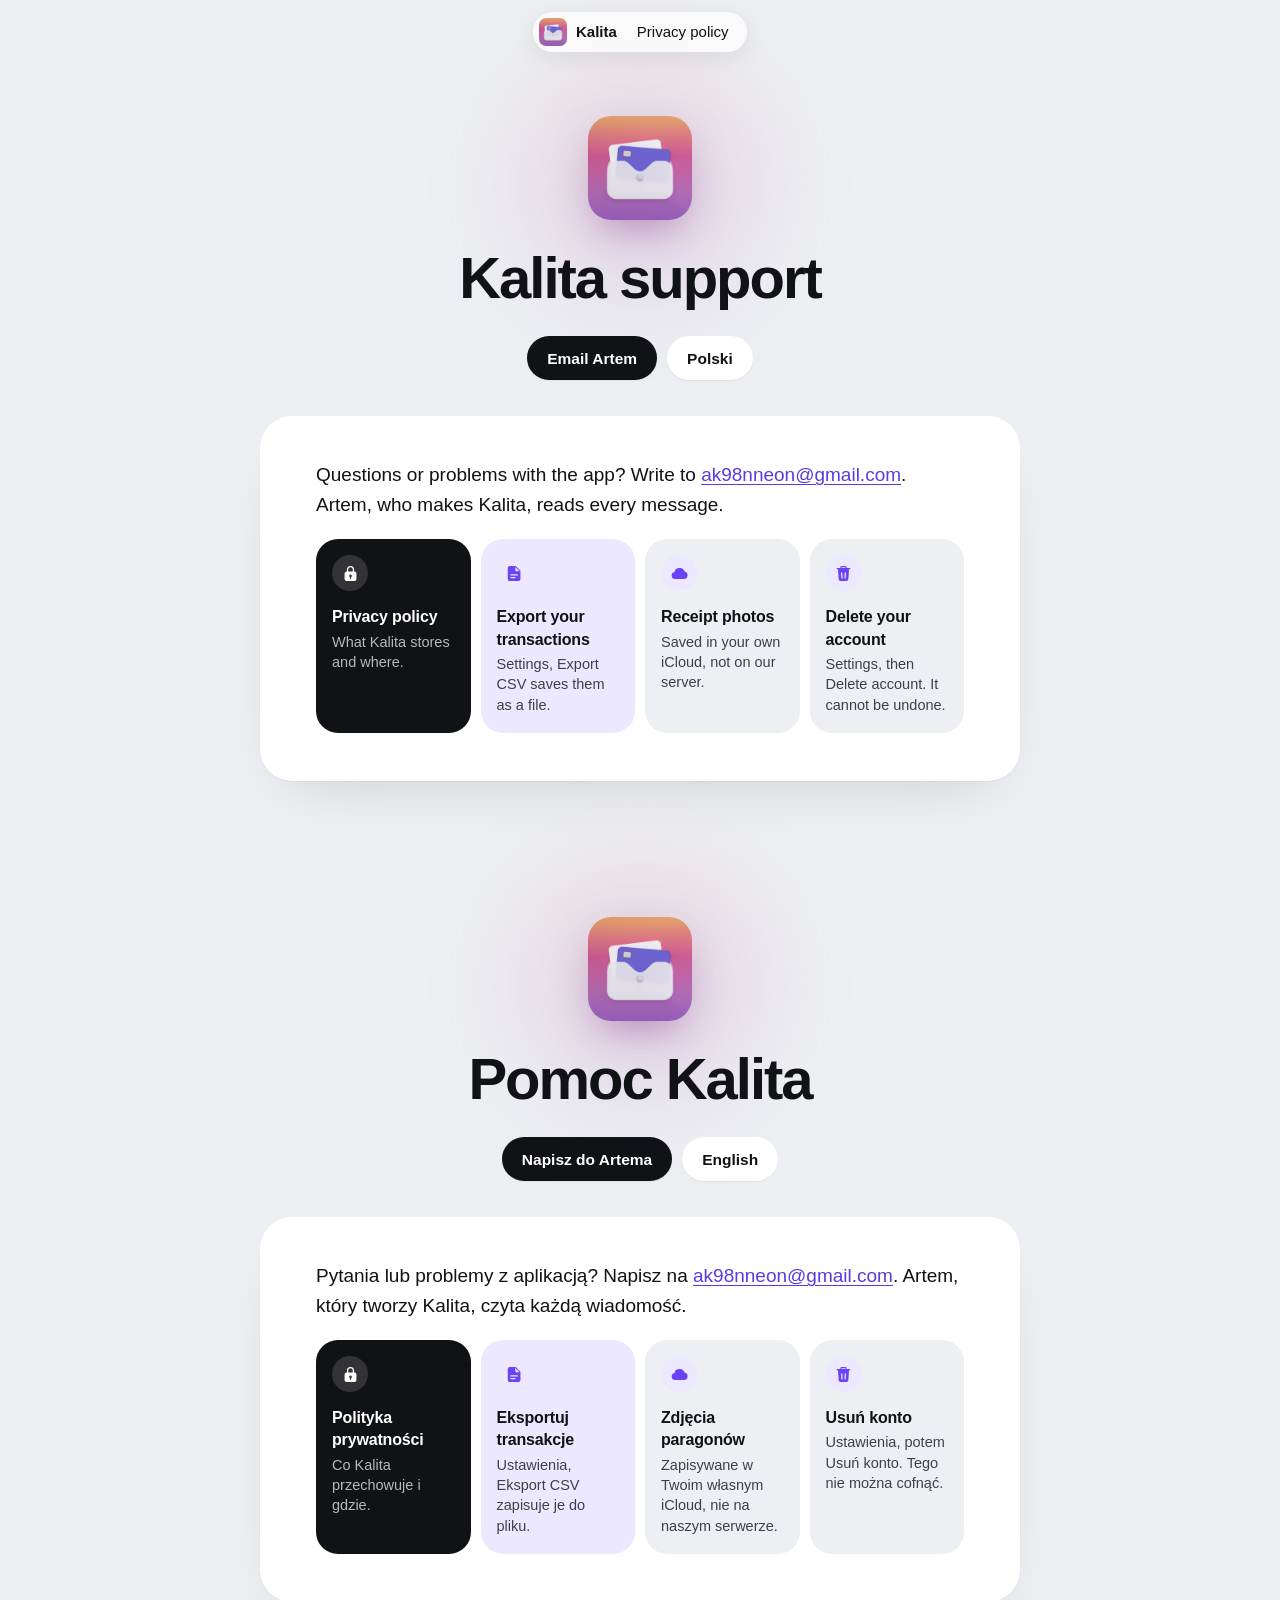
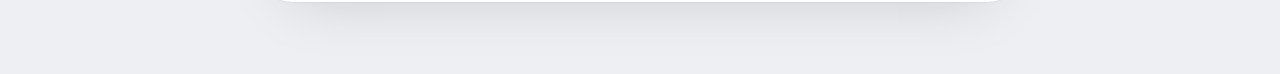
<file: index.html>
<!doctype html>
<html lang="en">
<head>
<meta charset="utf-8">
<meta name="viewport" content="width=device-width, initial-scale=1">
<meta name="taste" content="personal">
<title>Kalita</title>
<meta name="description" content="Support for the Kalita app for iPhone.">
<link rel="icon" href="icon.png">
<link rel="stylesheet" href="style.css">
</head>
<body>
<svg width="0" height="0" style="position:absolute" aria-hidden="true"><symbol id="g-user" viewBox="0 0 24 24"><circle cx="12" cy="8" r="4.2"/><path d="M3.8 20.2c.6-4.1 4-6.7 8.2-6.7s7.6 2.6 8.2 6.7c.1.5-.3.8-.8.8H4.6c-.5 0-.9-.3-.8-.8z"/></symbol><symbol id="g-card" viewBox="0 0 24 24"><path d="M2.5 7.5A2.5 2.5 0 0 1 5 5h14a2.5 2.5 0 0 1 2.5 2.5V9h-19V7.5zM2.5 11h19v5.5A2.5 2.5 0 0 1 19 19H5a2.5 2.5 0 0 1-2.5-2.5V11zm3 4.2c0 .4.3.8.8.8h3.4a.8.8 0 0 0 0-1.6H6.3c-.5 0-.8.4-.8.8z"/></symbol><symbol id="g-people" viewBox="0 0 24 24"><circle cx="8.5" cy="8.5" r="3.5"/><circle cx="16.5" cy="9" r="3"/><path d="M1.8 19.4c.5-3.4 3.3-5.6 6.7-5.6s6.2 2.2 6.7 5.6c.1.4-.3.6-.7.6H2.5c-.4 0-.8-.2-.7-.6zM16 20c.1-2.3-.6-4.4-2-5.9.8-.4 1.6-.6 2.5-.6 2.9 0 5.2 1.9 5.7 4.8.1.4-.2.7-.6.7H16z"/></symbol><symbol id="g-bell" viewBox="0 0 24 24"><path d="M12 2.5a6.5 6.5 0 0 0-6.5 6.5v3.6L3.8 15.4c-.4.7.1 1.6.9 1.6h14.6c.8 0 1.3-.9.9-1.6l-1.7-2.8V9A6.5 6.5 0 0 0 12 2.5zM9.2 18.5a2.9 2.9 0 0 0 5.6 0H9.2z"/></symbol><symbol id="g-doc" viewBox="0 0 24 24"><path d="M6 2.5h7.5L19.5 8.5V19A2.5 2.5 0 0 1 17 21.5H6A2.5 2.5 0 0 1 3.5 19V5A2.5 2.5 0 0 1 6 2.5zm7 1.2V8a1 1 0 0 0 1 1h4.3L13 3.7zM7.5 13a.8.8 0 0 0 0 1.6h8a.8.8 0 0 0 0-1.6h-8zm0 3.4a.8.8 0 0 0 0 1.6h5a.8.8 0 0 0 0-1.6h-5z"/></symbol><symbol id="g-photo" viewBox="0 0 24 24"><path d="M5 4h14a2.5 2.5 0 0 1 2.5 2.5v11A2.5 2.5 0 0 1 19 20H5a2.5 2.5 0 0 1-2.5-2.5v-11A2.5 2.5 0 0 1 5 4zm3 3.5a2 2 0 1 0 0 4 2 2 0 0 0 0-4zM3.5 17.2V17.5c0 .8.7 1.5 1.5 1.5h14c.8 0 1.5-.7 1.5-1.5v-2.3l-4.3-4.3a1 1 0 0 0-1.4 0L9.5 16.2l-1.8-1.8a1 1 0 0 0-1.4 0l-2.8 2.8z"/></symbol><symbol id="g-mic" viewBox="0 0 24 24"><path d="M12 2.5a3.5 3.5 0 0 0-3.5 3.5v6a3.5 3.5 0 0 0 7 0V6A3.5 3.5 0 0 0 12 2.5z"/><path d="M5.8 11a.8.8 0 0 1 .8.8 5.4 5.4 0 0 0 10.8 0 .8.8 0 0 1 1.6 0 7 7 0 0 1-6.2 6.9v2.5a.8.8 0 0 1-1.6 0v-2.5a7 7 0 0 1-6.2-6.9c0-.5.3-.8.8-.8z"/></symbol><symbol id="g-lock" viewBox="0 0 24 24"><path d="M12 2.5A4.5 4.5 0 0 0 7.5 7v2.5H7A2.5 2.5 0 0 0 4.5 12v7A2.5 2.5 0 0 0 7 21.5h10a2.5 2.5 0 0 0 2.5-2.5v-7A2.5 2.5 0 0 0 17 9.5h-.5V7A4.5 4.5 0 0 0 12 2.5zm-2.9 7V7a2.9 2.9 0 0 1 5.8 0v2.5H9.1zM12 13.3a1.7 1.7 0 0 1 .8 3.2v1.4a.8.8 0 0 1-1.6 0v-1.4a1.7 1.7 0 0 1 .8-3.2z"/></symbol><symbol id="g-bolt" viewBox="0 0 24 24"><path d="M13.6 2.2 4.4 13.3c-.4.5 0 1.2.6 1.2H11l-1.2 7.1c-.1.7.8 1.1 1.3.5l9.2-11.1c.4-.5 0-1.2-.6-1.2H13.6l1.2-7.1c.1-.7-.8-1.1-1.2-.5z"/></symbol><symbol id="g-mail" viewBox="0 0 24 24"><path d="M4.5 4.5h15A2.5 2.5 0 0 1 22 7v.4l-10 6-10-6V7a2.5 2.5 0 0 1 2.5-2.5z"/><path d="M2 9.3V17a2.5 2.5 0 0 0 2.5 2.5h15A2.5 2.5 0 0 0 22 17V9.3l-9.5 5.7a1 1 0 0 1-1 0L2 9.3z"/></symbol><symbol id="g-globe" viewBox="0 0 24 24"><path d="M12 2.5a9.5 9.5 0 1 0 0 19 9.5 9.5 0 0 0 0-19zm-1.5 1.7c-1.3 1.6-2.2 3.9-2.4 6.6H4.2a7.9 7.9 0 0 1 6.3-6.6zm3 0a7.9 7.9 0 0 1 6.3 6.6h-3.9c-.2-2.7-1.1-5-2.4-6.6zM12 4.4c1.2 1.3 2.1 3.6 2.3 6.4H9.7c.2-2.8 1.1-5.1 2.3-6.4zM4.2 12.4h3.9c.2 2.7 1.1 5 2.4 6.6a7.9 7.9 0 0 1-6.3-6.6zm5.5 0h4.6c-.2 2.8-1.1 5.1-2.3 6.4-1.2-1.3-2.1-3.6-2.3-6.4zm6.2 0h3.9a7.9 7.9 0 0 1-6.3 6.6c1.3-1.6 2.2-3.9 2.4-6.6z"/></symbol><symbol id="g-rate" viewBox="0 0 24 24"><path d="M7.2 3.4a.8.8 0 0 1 1.1 0l3.4 3.4a.8.8 0 0 1-1.1 1.1L8.6 5.8V16a.8.8 0 0 1-1.6 0V5.8L5 7.9a.8.8 0 0 1-1.1-1.1l3.3-3.4zM16.2 7.2a.8.8 0 0 1 .8.8v10.2l2.1-2.1a.8.8 0 0 1 1.1 1.1l-3.4 3.4a.8.8 0 0 1-1.1 0l-3.3-3.4a.8.8 0 0 1 1.1-1.1l2.1 2.1V8c0-.4.3-.8.6-.8z"/></symbol><symbol id="g-trash" viewBox="0 0 24 24"><path d="M9.5 2.5h5a1.5 1.5 0 0 1 1.5 1.5v1h4a.8.8 0 0 1 0 1.6h-1l-.9 12.6A2.5 2.5 0 0 1 15.6 21.5H8.4a2.5 2.5 0 0 1-2.5-2.3L5 6.6H4a.8.8 0 0 1 0-1.6h4V4a1.5 1.5 0 0 1 1.5-1.5zm0 1.6V5h5v-.9h-5zm.2 6.4a.8.8 0 0 0-.8.8l.3 6.5a.8.8 0 0 0 1.6 0l-.3-6.5a.8.8 0 0 0-.8-.8zm4.6 0a.8.8 0 0 0-.8.8l-.3 6.5a.8.8 0 0 0 1.6 0l.3-6.5a.8.8 0 0 0-.8-.8z"/></symbol><symbol id="g-cloud" viewBox="0 0 24 24"><path d="M12.5 5a6 6 0 0 1 5.8 4.5A4.8 4.8 0 0 1 17.7 19H6.5a4.5 4.5 0 0 1-.8-8.9A6 6 0 0 1 12.5 5z"/></symbol><symbol id="g-key" viewBox="0 0 24 24"><path d="M15 2.5a6.5 6.5 0 0 0-6.2 8.4l-6 6a1 1 0 0 0-.3.7v2.6c0 .6.4 1 1 1h2.6c.6 0 1-.4 1-1v-1.2h1.2c.6 0 1-.4 1-1v-1.2h1.2l1.2-1.2A6.5 6.5 0 1 0 15 2.5zm1.6 3.4a1.8 1.8 0 1 1 0 3.6 1.8 1.8 0 0 1 0-3.6z"/></symbol><symbol id="g-phone" viewBox="0 0 24 24"><path d="M8 1.5h8A2.5 2.5 0 0 1 18.5 4v16a2.5 2.5 0 0 1-2.5 2.5H8A2.5 2.5 0 0 1 5.5 20V4A2.5 2.5 0 0 1 8 1.5zm2.5 1.8a.7.7 0 0 0 0 1.4h3a.7.7 0 0 0 0-1.4h-3zm-.7 16.3c0 .4.3.8.8.8h2.8a.8.8 0 0 0 0-1.6h-2.8c-.5 0-.8.4-.8.8z"/></symbol></svg>
<nav class="bar"><a class="brand" href="./"><img src="icon.png" width="28" height="28" alt="">Kalita</a><a href="privacy.html">Privacy policy</a></nav>
<main>
<section class="doc" id="en" lang="en">
<header class="hero">
<img class="icon" src="icon.png" width="104" height="104" alt="">
<h1>Kalita support</h1>
<p class="acts"><a class="pill black" href="mailto:ak98nneon@gmail.com">Email Artem</a><a class="pill" href="#pl" lang="pl">Polski</a></p>
</header>
<article class="sheet"><p>Questions or problems with the app? Write to <a href="mailto:ak98nneon@gmail.com">ak98nneon@gmail.com</a>. Artem, who makes Kalita, reads every message.</p><nav class="tiles"><a class="tile t0" href="privacy.html"><span class="mk"><svg><use href="#g-lock"/></svg></span><b>Privacy policy</b><span>What Kalita stores and where.</span></a><a class="tile t1" href="privacy.html#en-s7"><span class="mk"><svg><use href="#g-doc"/></svg></span><b>Export your transactions</b><span>Settings, Export CSV saves them as a file.</span></a><a class="tile t2" href="privacy.html#en-s3"><span class="mk"><svg><use href="#g-cloud"/></svg></span><b>Receipt photos</b><span>Saved in your own iCloud, not on our server.</span></a><a class="tile t3" href="privacy.html#en-s6"><span class="mk"><svg><use href="#g-trash"/></svg></span><b>Delete your account</b><span>Settings, then Delete account. It cannot be undone.</span></a></nav></article>
</section>
<section class="doc" id="pl" lang="pl">
<header class="hero">
<img class="icon" src="icon.png" width="104" height="104" alt="">
<h1>Pomoc Kalita</h1>
<p class="acts"><a class="pill black" href="mailto:ak98nneon@gmail.com">Napisz do Artema</a><a class="pill" href="#en" lang="en">English</a></p>
</header>
<article class="sheet"><p>Pytania lub problemy z aplikacją? Napisz na <a href="mailto:ak98nneon@gmail.com">ak98nneon@gmail.com</a>. Artem, który tworzy Kalita, czyta każdą wiadomość.</p><nav class="tiles"><a class="tile t0" href="privacy.html#pl"><span class="mk"><svg><use href="#g-lock"/></svg></span><b>Polityka prywatności</b><span>Co Kalita przechowuje i gdzie.</span></a><a class="tile t1" href="privacy.html#pl-s7"><span class="mk"><svg><use href="#g-doc"/></svg></span><b>Eksportuj transakcje</b><span>Ustawienia, Eksport CSV zapisuje je do pliku.</span></a><a class="tile t2" href="privacy.html#pl-s3"><span class="mk"><svg><use href="#g-cloud"/></svg></span><b>Zdjęcia paragonów</b><span>Zapisywane w Twoim własnym iCloud, nie na naszym serwerze.</span></a><a class="tile t3" href="privacy.html#pl-s6"><span class="mk"><svg><use href="#g-trash"/></svg></span><b>Usuń konto</b><span>Ustawienia, potem Usuń konto. Tego nie można cofnąć.</span></a></nav></article>
</section>
</main>
</body>
</html>
</file>
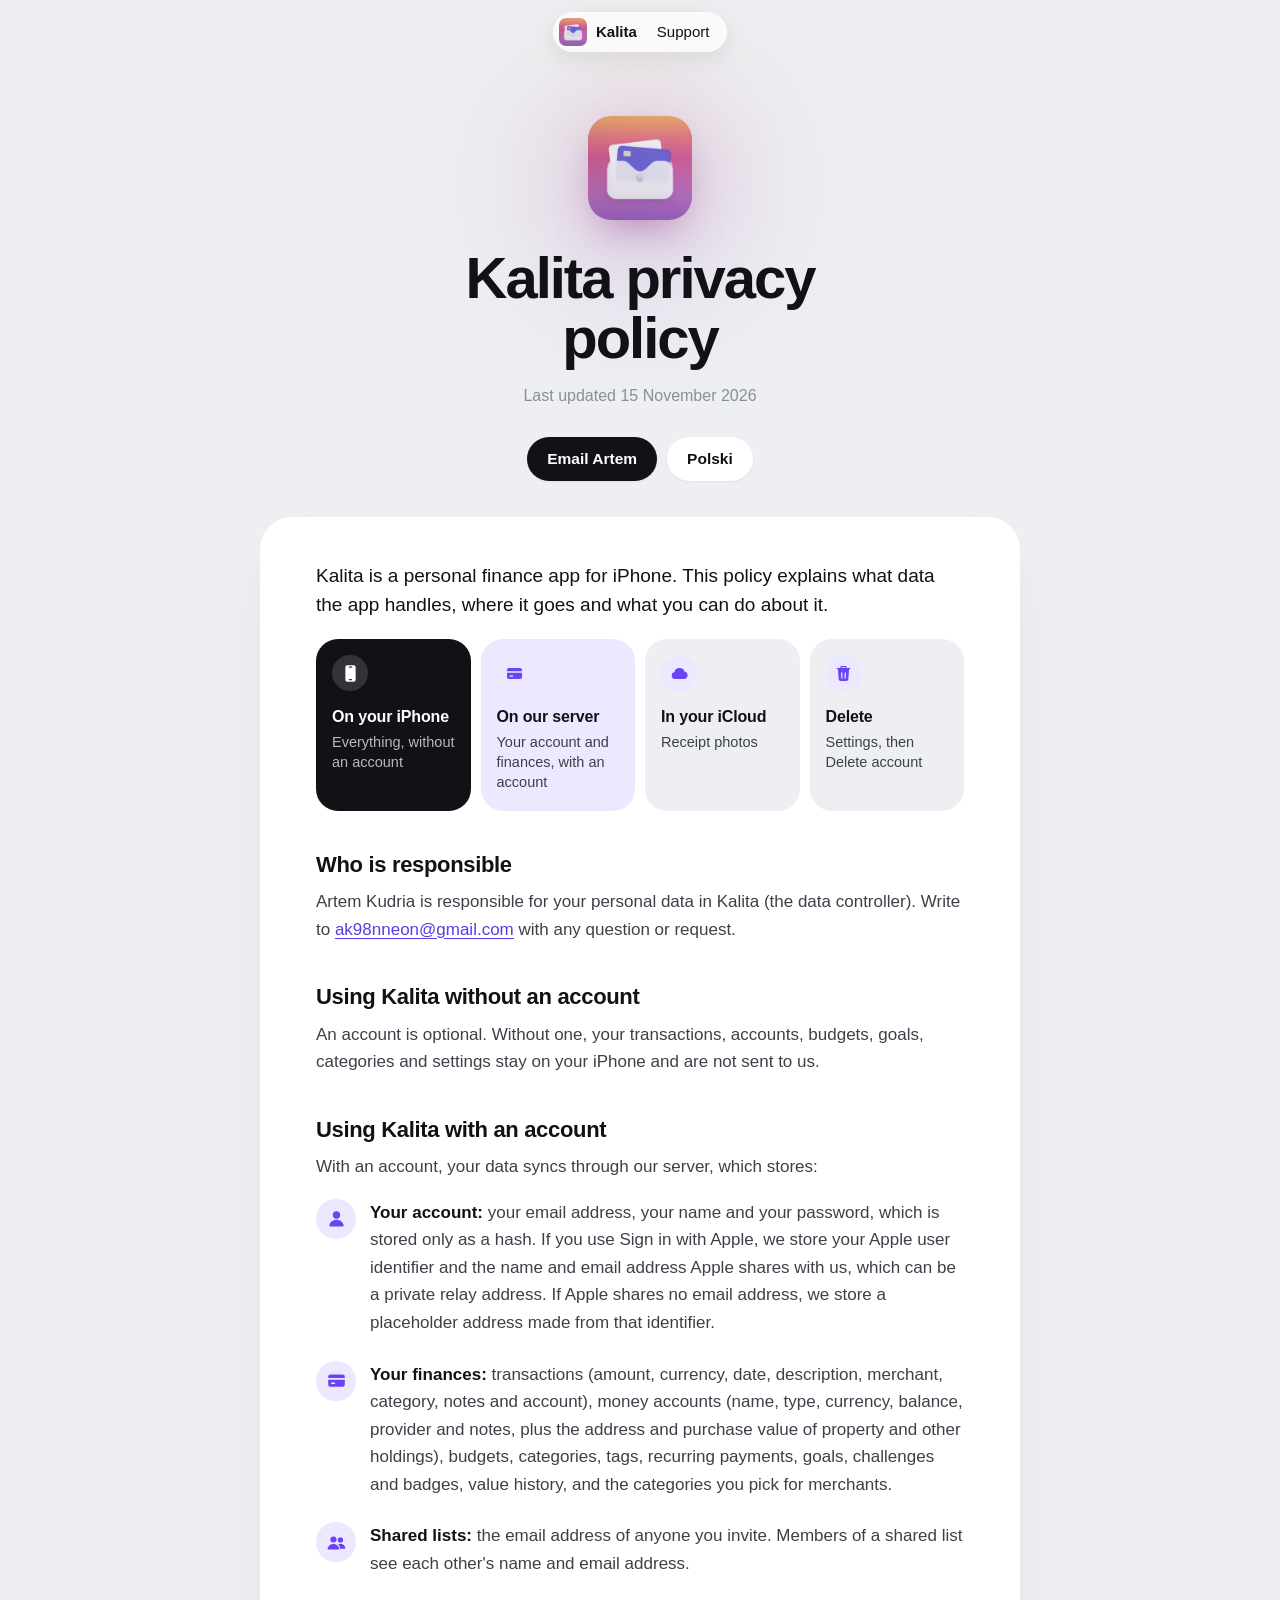
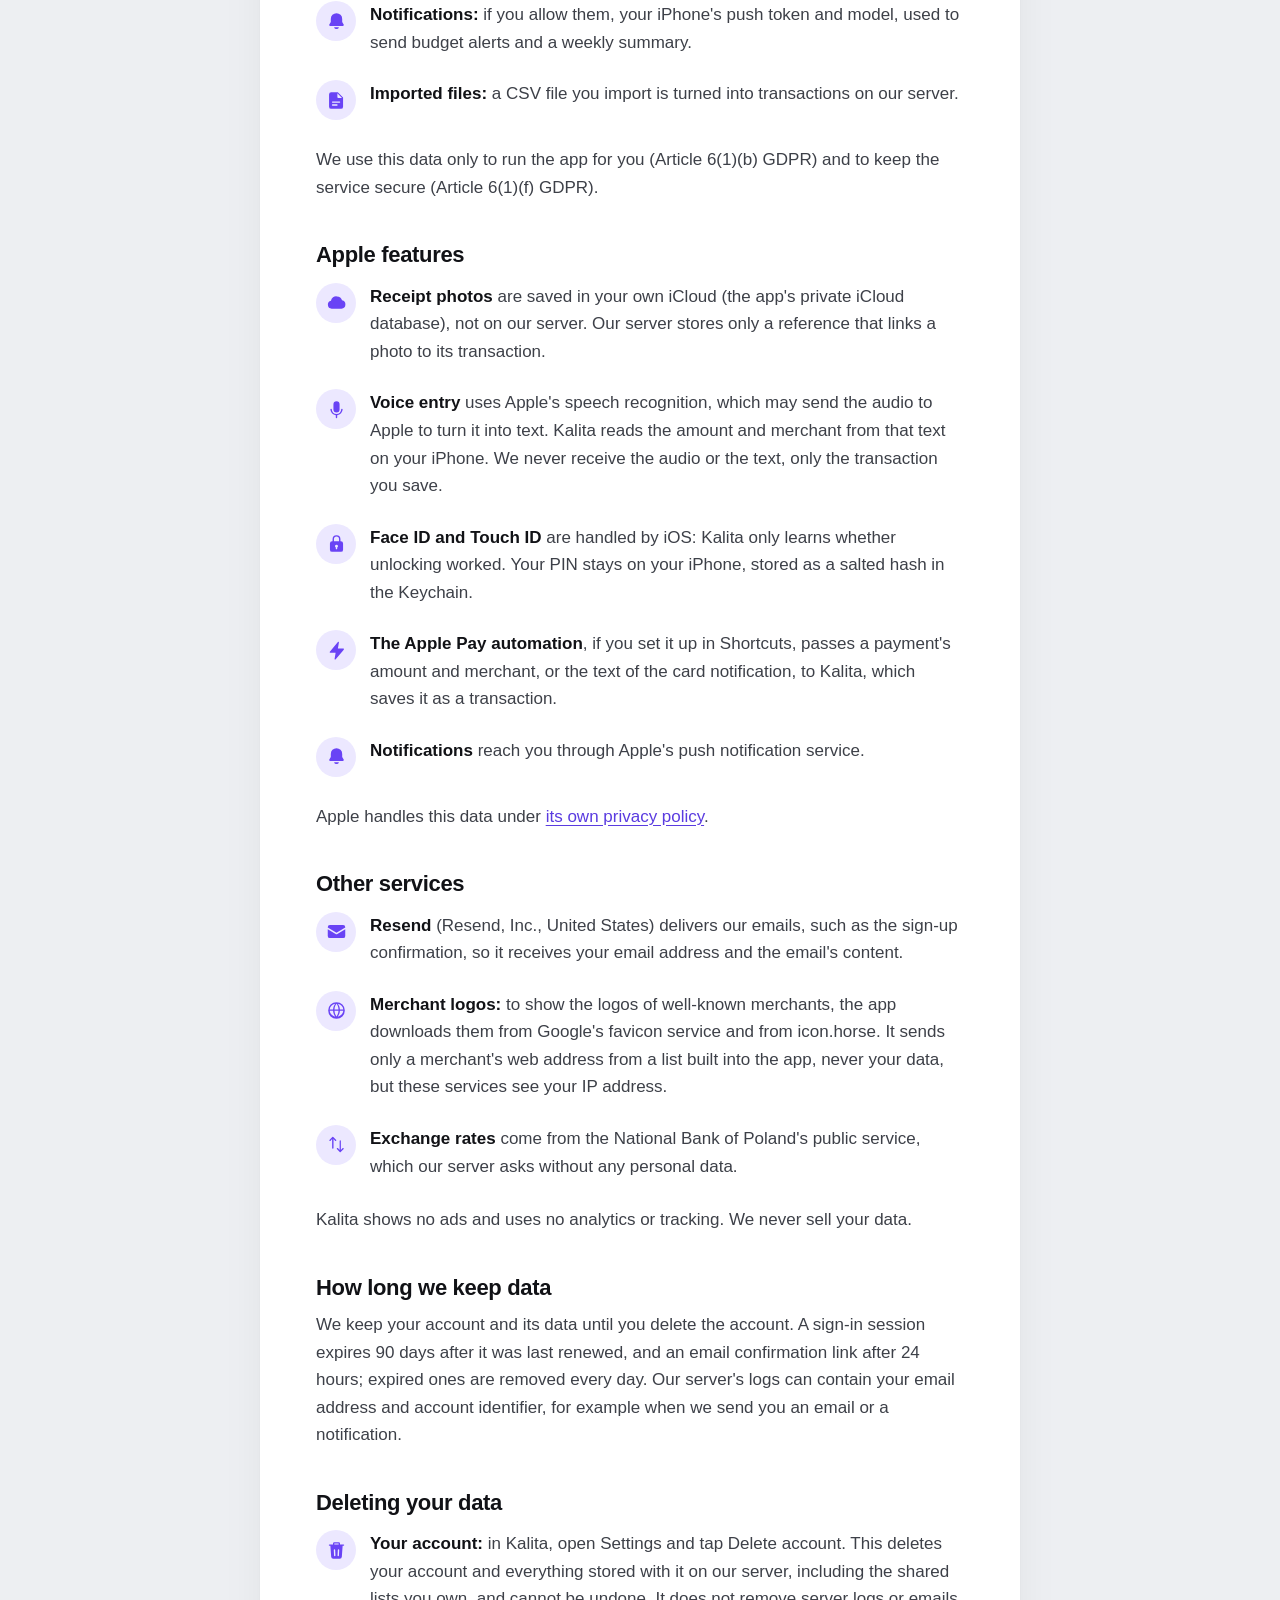
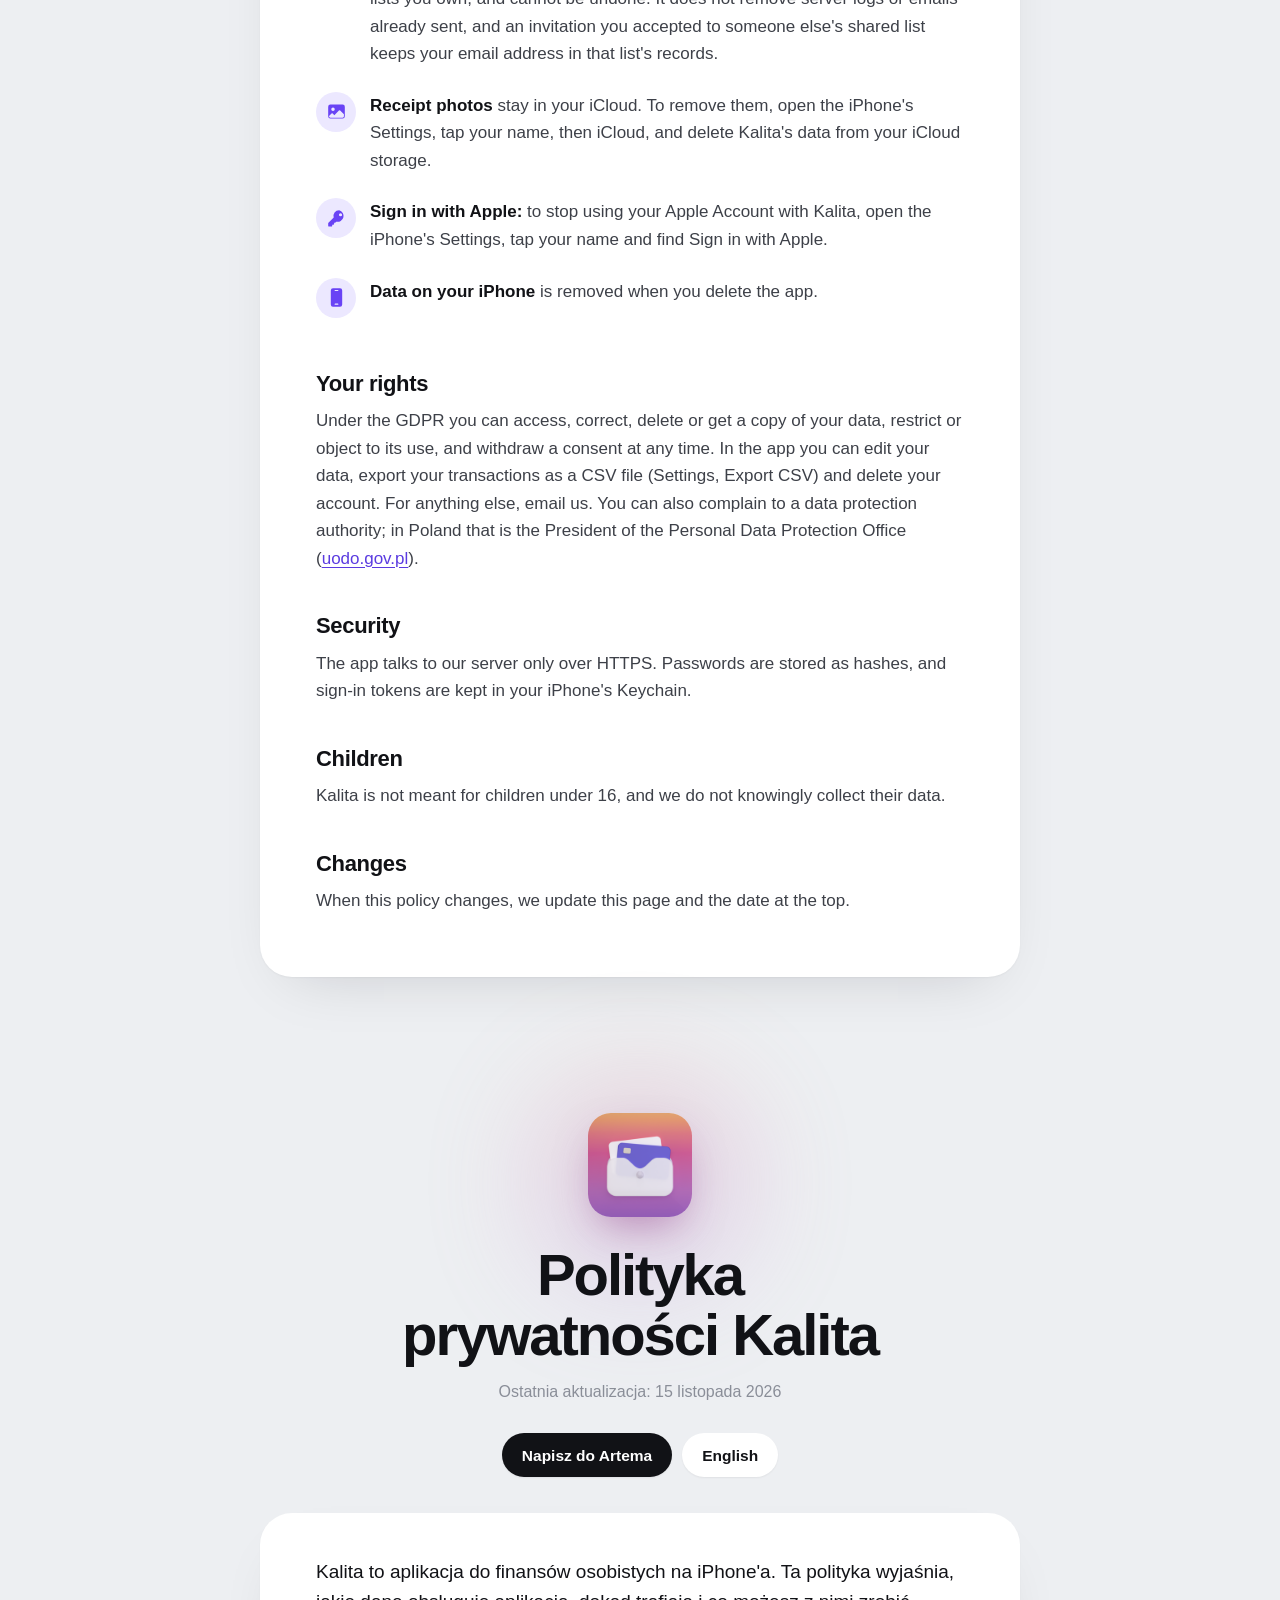
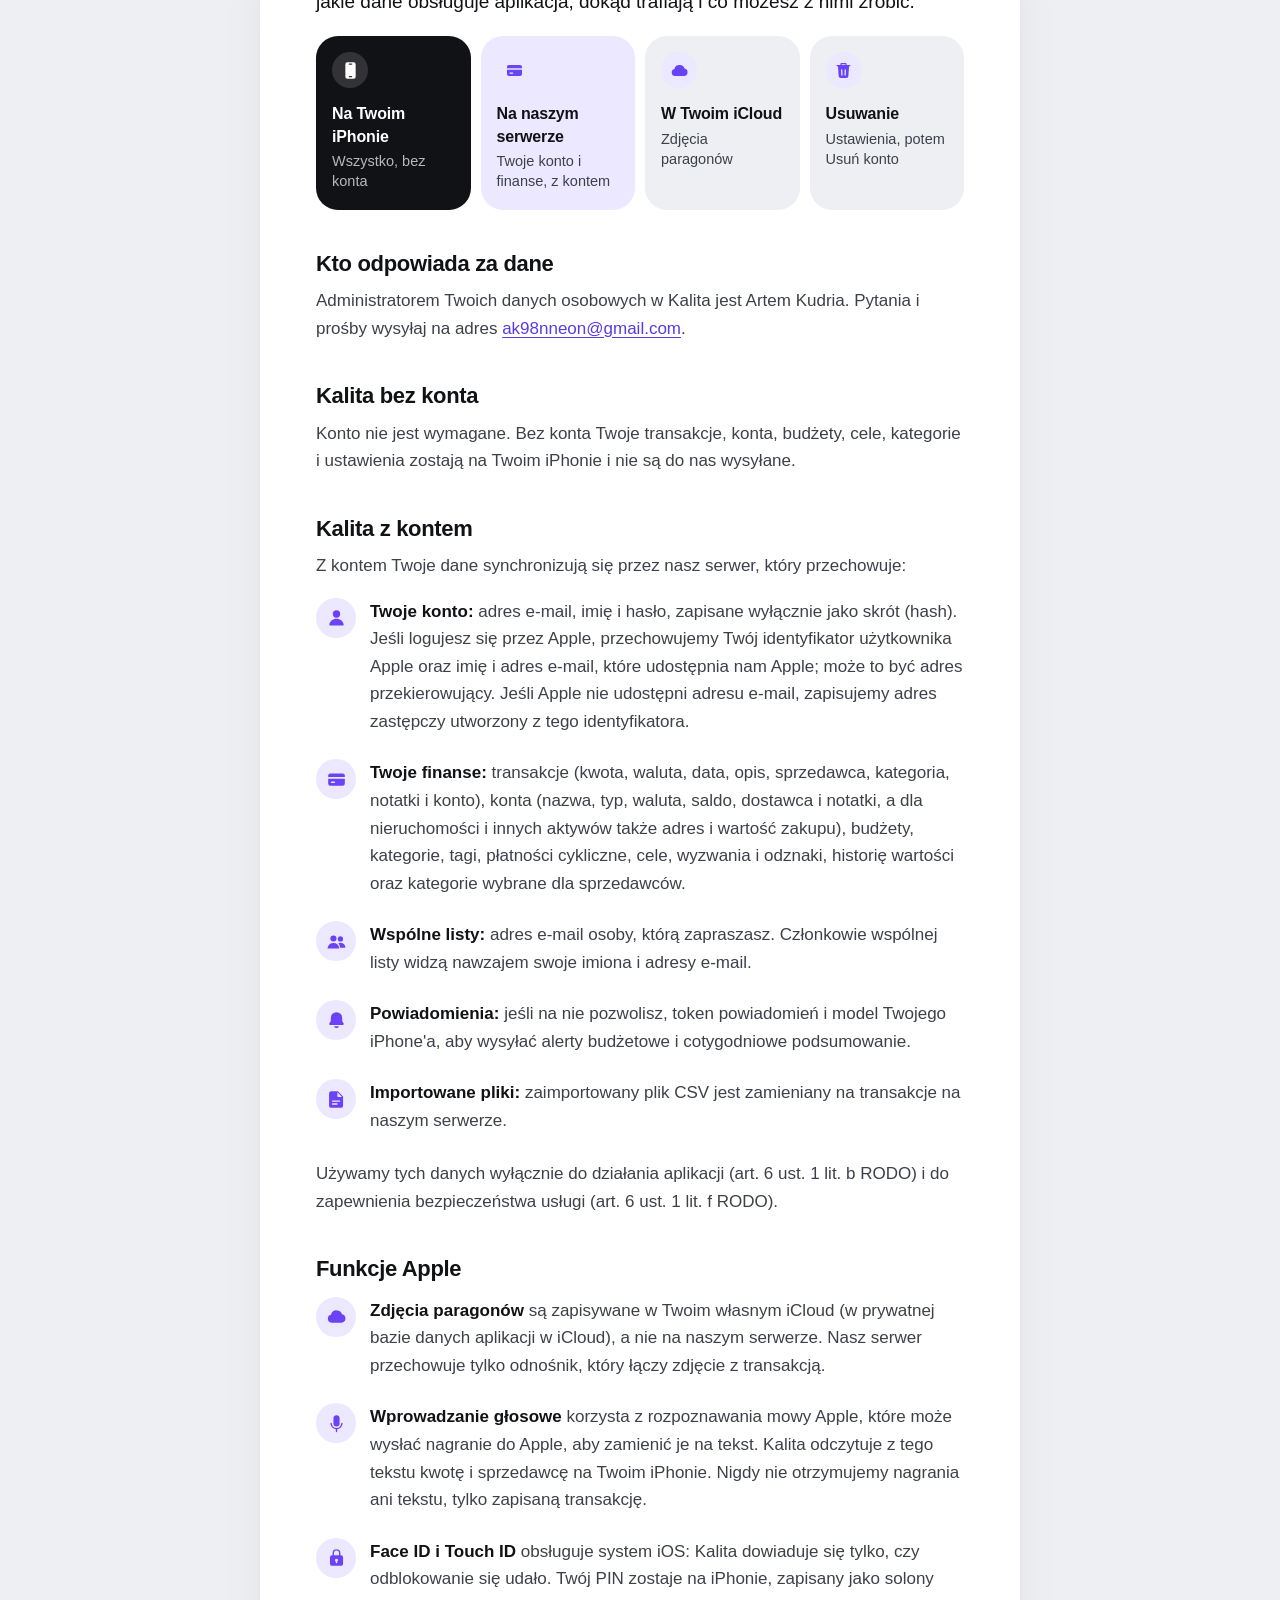
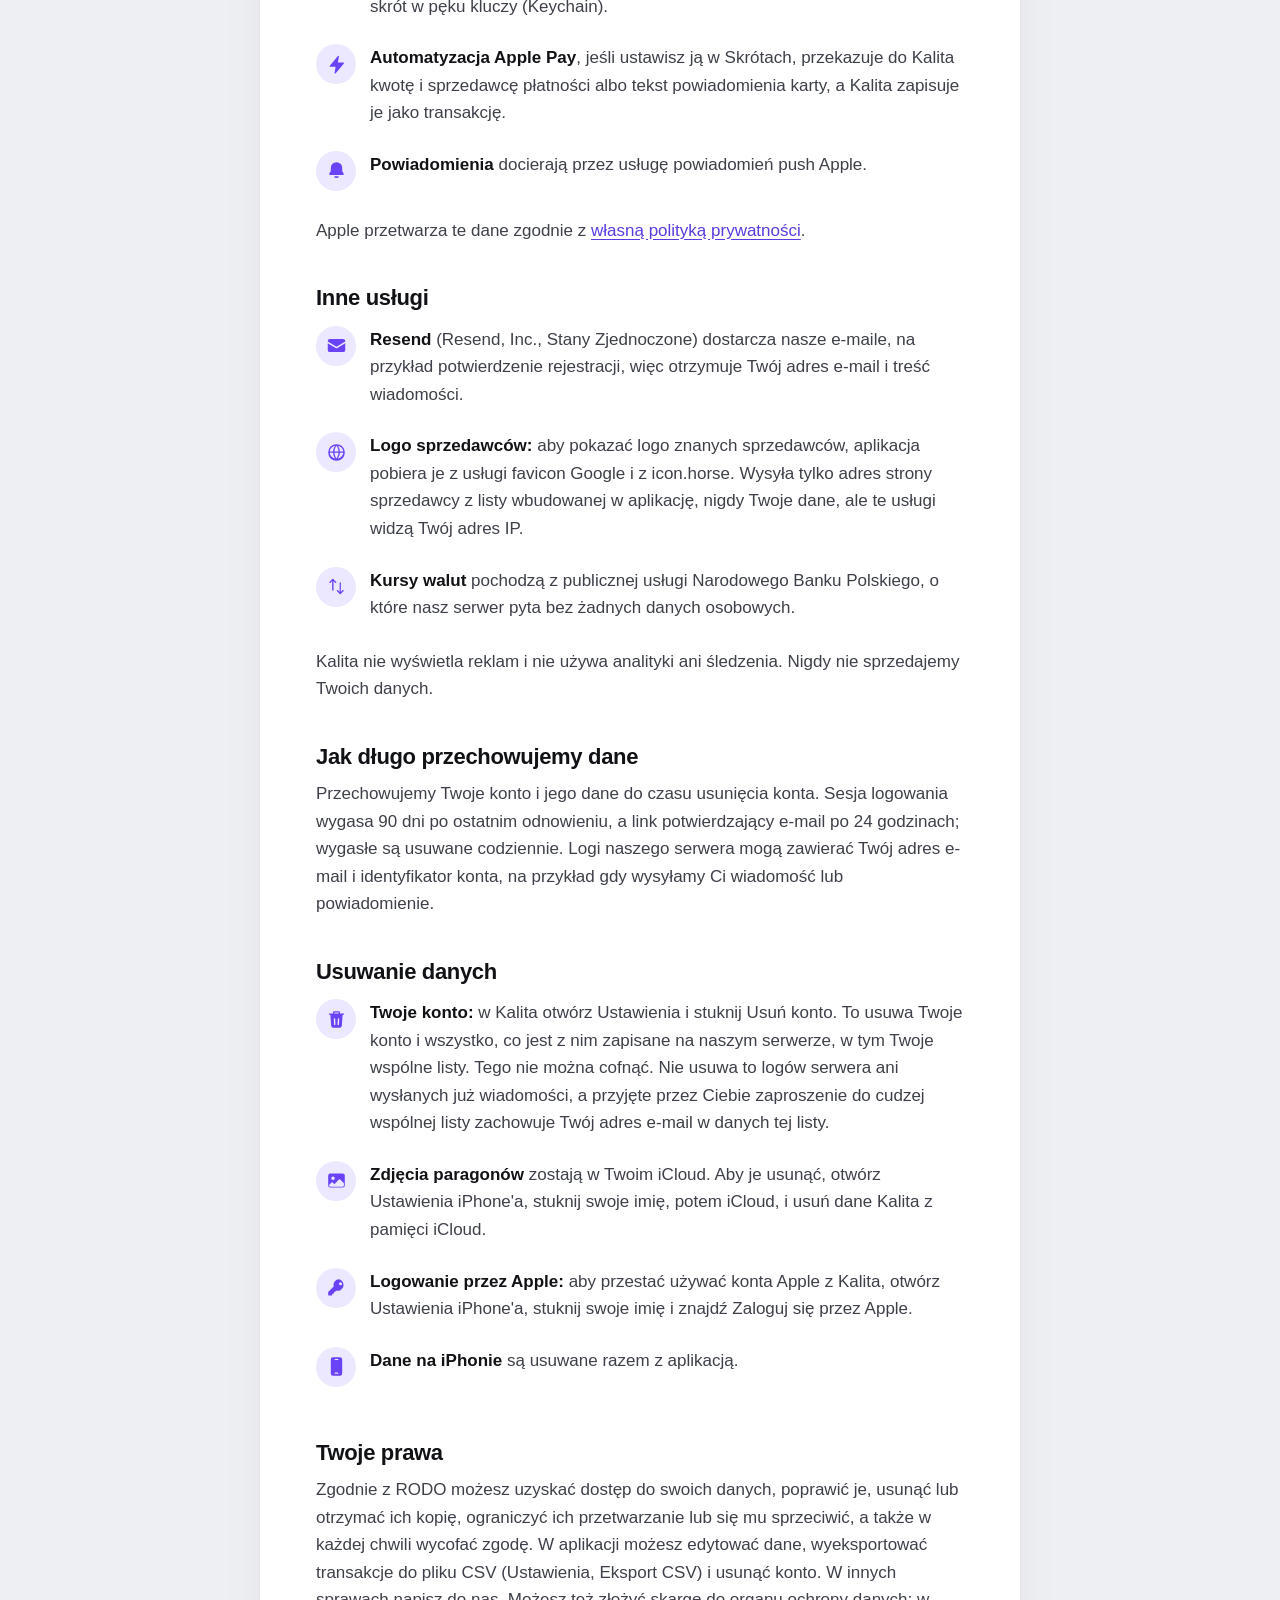
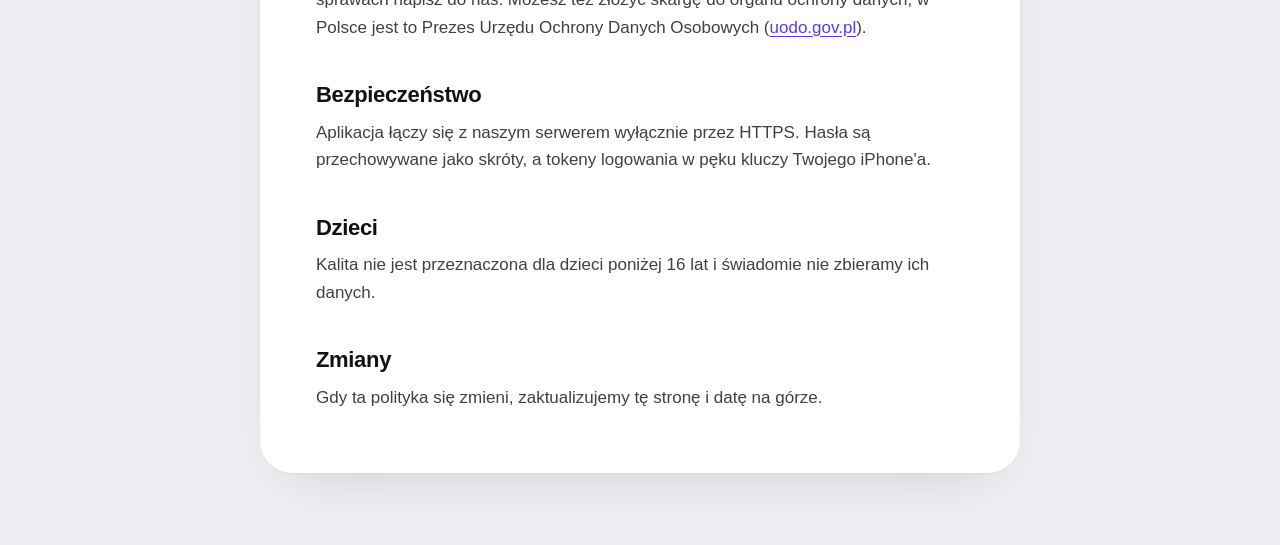
<file: privacy.html>
<!doctype html>
<html lang="en">
<head>
<meta charset="utf-8">
<meta name="viewport" content="width=device-width, initial-scale=1">
<meta name="taste" content="personal">
<title>Kalita privacy policy</title>
<meta name="description" content="How the Kalita app for iPhone handles your data.">
<link rel="icon" href="icon.png">
<link rel="stylesheet" href="style.css">
</head>
<body>
<svg width="0" height="0" style="position:absolute" aria-hidden="true"><symbol id="g-user" viewBox="0 0 24 24"><circle cx="12" cy="8" r="4.2"/><path d="M3.8 20.2c.6-4.1 4-6.7 8.2-6.7s7.6 2.6 8.2 6.7c.1.5-.3.8-.8.8H4.6c-.5 0-.9-.3-.8-.8z"/></symbol><symbol id="g-card" viewBox="0 0 24 24"><path d="M2.5 7.5A2.5 2.5 0 0 1 5 5h14a2.5 2.5 0 0 1 2.5 2.5V9h-19V7.5zM2.5 11h19v5.5A2.5 2.5 0 0 1 19 19H5a2.5 2.5 0 0 1-2.5-2.5V11zm3 4.2c0 .4.3.8.8.8h3.4a.8.8 0 0 0 0-1.6H6.3c-.5 0-.8.4-.8.8z"/></symbol><symbol id="g-people" viewBox="0 0 24 24"><circle cx="8.5" cy="8.5" r="3.5"/><circle cx="16.5" cy="9" r="3"/><path d="M1.8 19.4c.5-3.4 3.3-5.6 6.7-5.6s6.2 2.2 6.7 5.6c.1.4-.3.6-.7.6H2.5c-.4 0-.8-.2-.7-.6zM16 20c.1-2.3-.6-4.4-2-5.9.8-.4 1.6-.6 2.5-.6 2.9 0 5.2 1.9 5.7 4.8.1.4-.2.7-.6.7H16z"/></symbol><symbol id="g-bell" viewBox="0 0 24 24"><path d="M12 2.5a6.5 6.5 0 0 0-6.5 6.5v3.6L3.8 15.4c-.4.7.1 1.6.9 1.6h14.6c.8 0 1.3-.9.9-1.6l-1.7-2.8V9A6.5 6.5 0 0 0 12 2.5zM9.2 18.5a2.9 2.9 0 0 0 5.6 0H9.2z"/></symbol><symbol id="g-doc" viewBox="0 0 24 24"><path d="M6 2.5h7.5L19.5 8.5V19A2.5 2.5 0 0 1 17 21.5H6A2.5 2.5 0 0 1 3.5 19V5A2.5 2.5 0 0 1 6 2.5zm7 1.2V8a1 1 0 0 0 1 1h4.3L13 3.7zM7.5 13a.8.8 0 0 0 0 1.6h8a.8.8 0 0 0 0-1.6h-8zm0 3.4a.8.8 0 0 0 0 1.6h5a.8.8 0 0 0 0-1.6h-5z"/></symbol><symbol id="g-photo" viewBox="0 0 24 24"><path d="M5 4h14a2.5 2.5 0 0 1 2.5 2.5v11A2.5 2.5 0 0 1 19 20H5a2.5 2.5 0 0 1-2.5-2.5v-11A2.5 2.5 0 0 1 5 4zm3 3.5a2 2 0 1 0 0 4 2 2 0 0 0 0-4zM3.5 17.2V17.5c0 .8.7 1.5 1.5 1.5h14c.8 0 1.5-.7 1.5-1.5v-2.3l-4.3-4.3a1 1 0 0 0-1.4 0L9.5 16.2l-1.8-1.8a1 1 0 0 0-1.4 0l-2.8 2.8z"/></symbol><symbol id="g-mic" viewBox="0 0 24 24"><path d="M12 2.5a3.5 3.5 0 0 0-3.5 3.5v6a3.5 3.5 0 0 0 7 0V6A3.5 3.5 0 0 0 12 2.5z"/><path d="M5.8 11a.8.8 0 0 1 .8.8 5.4 5.4 0 0 0 10.8 0 .8.8 0 0 1 1.6 0 7 7 0 0 1-6.2 6.9v2.5a.8.8 0 0 1-1.6 0v-2.5a7 7 0 0 1-6.2-6.9c0-.5.3-.8.8-.8z"/></symbol><symbol id="g-lock" viewBox="0 0 24 24"><path d="M12 2.5A4.5 4.5 0 0 0 7.5 7v2.5H7A2.5 2.5 0 0 0 4.5 12v7A2.5 2.5 0 0 0 7 21.5h10a2.5 2.5 0 0 0 2.5-2.5v-7A2.5 2.5 0 0 0 17 9.5h-.5V7A4.5 4.5 0 0 0 12 2.5zm-2.9 7V7a2.9 2.9 0 0 1 5.8 0v2.5H9.1zM12 13.3a1.7 1.7 0 0 1 .8 3.2v1.4a.8.8 0 0 1-1.6 0v-1.4a1.7 1.7 0 0 1 .8-3.2z"/></symbol><symbol id="g-bolt" viewBox="0 0 24 24"><path d="M13.6 2.2 4.4 13.3c-.4.5 0 1.2.6 1.2H11l-1.2 7.1c-.1.7.8 1.1 1.3.5l9.2-11.1c.4-.5 0-1.2-.6-1.2H13.6l1.2-7.1c.1-.7-.8-1.1-1.2-.5z"/></symbol><symbol id="g-mail" viewBox="0 0 24 24"><path d="M4.5 4.5h15A2.5 2.5 0 0 1 22 7v.4l-10 6-10-6V7a2.5 2.5 0 0 1 2.5-2.5z"/><path d="M2 9.3V17a2.5 2.5 0 0 0 2.5 2.5h15A2.5 2.5 0 0 0 22 17V9.3l-9.5 5.7a1 1 0 0 1-1 0L2 9.3z"/></symbol><symbol id="g-globe" viewBox="0 0 24 24"><path d="M12 2.5a9.5 9.5 0 1 0 0 19 9.5 9.5 0 0 0 0-19zm-1.5 1.7c-1.3 1.6-2.2 3.9-2.4 6.6H4.2a7.9 7.9 0 0 1 6.3-6.6zm3 0a7.9 7.9 0 0 1 6.3 6.6h-3.9c-.2-2.7-1.1-5-2.4-6.6zM12 4.4c1.2 1.3 2.1 3.6 2.3 6.4H9.7c.2-2.8 1.1-5.1 2.3-6.4zM4.2 12.4h3.9c.2 2.7 1.1 5 2.4 6.6a7.9 7.9 0 0 1-6.3-6.6zm5.5 0h4.6c-.2 2.8-1.1 5.1-2.3 6.4-1.2-1.3-2.1-3.6-2.3-6.4zm6.2 0h3.9a7.9 7.9 0 0 1-6.3 6.6c1.3-1.6 2.2-3.9 2.4-6.6z"/></symbol><symbol id="g-rate" viewBox="0 0 24 24"><path d="M7.2 3.4a.8.8 0 0 1 1.1 0l3.4 3.4a.8.8 0 0 1-1.1 1.1L8.6 5.8V16a.8.8 0 0 1-1.6 0V5.8L5 7.9a.8.8 0 0 1-1.1-1.1l3.3-3.4zM16.2 7.2a.8.8 0 0 1 .8.8v10.2l2.1-2.1a.8.8 0 0 1 1.1 1.1l-3.4 3.4a.8.8 0 0 1-1.1 0l-3.3-3.4a.8.8 0 0 1 1.1-1.1l2.1 2.1V8c0-.4.3-.8.6-.8z"/></symbol><symbol id="g-trash" viewBox="0 0 24 24"><path d="M9.5 2.5h5a1.5 1.5 0 0 1 1.5 1.5v1h4a.8.8 0 0 1 0 1.6h-1l-.9 12.6A2.5 2.5 0 0 1 15.6 21.5H8.4a2.5 2.5 0 0 1-2.5-2.3L5 6.6H4a.8.8 0 0 1 0-1.6h4V4a1.5 1.5 0 0 1 1.5-1.5zm0 1.6V5h5v-.9h-5zm.2 6.4a.8.8 0 0 0-.8.8l.3 6.5a.8.8 0 0 0 1.6 0l-.3-6.5a.8.8 0 0 0-.8-.8zm4.6 0a.8.8 0 0 0-.8.8l-.3 6.5a.8.8 0 0 0 1.6 0l.3-6.5a.8.8 0 0 0-.8-.8z"/></symbol><symbol id="g-cloud" viewBox="0 0 24 24"><path d="M12.5 5a6 6 0 0 1 5.8 4.5A4.8 4.8 0 0 1 17.7 19H6.5a4.5 4.5 0 0 1-.8-8.9A6 6 0 0 1 12.5 5z"/></symbol><symbol id="g-key" viewBox="0 0 24 24"><path d="M15 2.5a6.5 6.5 0 0 0-6.2 8.4l-6 6a1 1 0 0 0-.3.7v2.6c0 .6.4 1 1 1h2.6c.6 0 1-.4 1-1v-1.2h1.2c.6 0 1-.4 1-1v-1.2h1.2l1.2-1.2A6.5 6.5 0 1 0 15 2.5zm1.6 3.4a1.8 1.8 0 1 1 0 3.6 1.8 1.8 0 0 1 0-3.6z"/></symbol><symbol id="g-phone" viewBox="0 0 24 24"><path d="M8 1.5h8A2.5 2.5 0 0 1 18.5 4v16a2.5 2.5 0 0 1-2.5 2.5H8A2.5 2.5 0 0 1 5.5 20V4A2.5 2.5 0 0 1 8 1.5zm2.5 1.8a.7.7 0 0 0 0 1.4h3a.7.7 0 0 0 0-1.4h-3zm-.7 16.3c0 .4.3.8.8.8h2.8a.8.8 0 0 0 0-1.6h-2.8c-.5 0-.8.4-.8.8z"/></symbol></svg>
<nav class="bar"><a class="brand" href="./"><img src="icon.png" width="28" height="28" alt="">Kalita</a><a href="./">Support</a></nav>
<main>
<section class="doc" id="en" lang="en">
<header class="hero">
<img class="icon" src="icon.png" width="104" height="104" alt="">
<h1>Kalita privacy policy</h1>
<p class="date">Last updated 15 November 2026</p>
<p class="acts"><a class="pill black" href="mailto:ak98nneon@gmail.com">Email Artem</a><a class="pill" href="#pl" lang="pl">Polski</a></p>
</header>
<article class="sheet"><p>Kalita is a personal finance app for iPhone. This policy explains what data the app handles, where it goes and what you can do about it.</p>
<nav class="tiles" aria-label="Where your data lives"><a class="tile t0" href="#en-s1"><span class="mk"><svg><use href="#g-phone"/></svg></span><b>On your iPhone</b><span>Everything, without an account</span></a><a class="tile t1" href="#en-s2"><span class="mk"><svg><use href="#g-card"/></svg></span><b>On our server</b><span>Your account and finances, with an account</span></a><a class="tile t2" href="#en-s3"><span class="mk"><svg><use href="#g-cloud"/></svg></span><b>In your iCloud</b><span>Receipt photos</span></a><a class="tile t3" href="#en-s6"><span class="mk"><svg><use href="#g-trash"/></svg></span><b>Delete</b><span>Settings, then Delete account</span></a></nav>

<h2 id="en-s0">Who is responsible</h2>
<p>Artem Kudria is responsible for your personal data in Kalita (the data controller). Write to <a href="mailto:ak98nneon@gmail.com">ak98nneon@gmail.com</a> with any question or request.</p>

<h2 id="en-s1">Using Kalita without an account</h2>
<p>An account is optional. Without one, your transactions, accounts, budgets, goals, categories and settings stay on your iPhone and are not sent to us.</p>

<h2 id="en-s2">Using Kalita with an account</h2>
<p>With an account, your data syncs through our server, which stores:</p>
<ul class="rows">
<li><span class="mk"><svg><use href="#g-user"/></svg></span><div><strong>Your account:</strong> your email address, your name and your password, which is stored only as a hash. If you use Sign in with Apple, we store your Apple user identifier and the name and email address Apple shares with us, which can be a private relay address. If Apple shares no email address, we store a placeholder address made from that identifier.</div></li>
<li><span class="mk"><svg><use href="#g-card"/></svg></span><div><strong>Your finances:</strong> transactions (amount, currency, date, description, merchant, category, notes and account), money accounts (name, type, currency, balance, provider and notes, plus the address and purchase value of property and other holdings), budgets, categories, tags, recurring payments, goals, challenges and badges, value history, and the categories you pick for merchants.</div></li>
<li><span class="mk"><svg><use href="#g-people"/></svg></span><div><strong>Shared lists:</strong> the email address of anyone you invite. Members of a shared list see each other's name and email address.</div></li>
<li><span class="mk"><svg><use href="#g-bell"/></svg></span><div><strong>Notifications:</strong> if you allow them, your iPhone's push token and model, used to send budget alerts and a weekly summary.</div></li>
<li><span class="mk"><svg><use href="#g-doc"/></svg></span><div><strong>Imported files:</strong> a CSV file you import is turned into transactions on our server.</div></li>
</ul>
<p>We use this data only to run the app for you (Article 6(1)(b) GDPR) and to keep the service secure (Article 6(1)(f) GDPR).</p>

<h2 id="en-s3">Apple features</h2>
<ul class="rows">
<li><span class="mk"><svg><use href="#g-cloud"/></svg></span><div><strong>Receipt photos</strong> are saved in your own iCloud (the app's private iCloud database), not on our server. Our server stores only a reference that links a photo to its transaction.</div></li>
<li><span class="mk"><svg><use href="#g-mic"/></svg></span><div><strong>Voice entry</strong> uses Apple's speech recognition, which may send the audio to Apple to turn it into text. Kalita reads the amount and merchant from that text on your iPhone. We never receive the audio or the text, only the transaction you save.</div></li>
<li><span class="mk"><svg><use href="#g-lock"/></svg></span><div><strong>Face ID and Touch ID</strong> are handled by iOS: Kalita only learns whether unlocking worked. Your PIN stays on your iPhone, stored as a salted hash in the Keychain.</div></li>
<li><span class="mk"><svg><use href="#g-bolt"/></svg></span><div><strong>The Apple Pay automation</strong>, if you set it up in Shortcuts, passes a payment's amount and merchant, or the text of the card notification, to Kalita, which saves it as a transaction.</div></li>
<li><span class="mk"><svg><use href="#g-bell"/></svg></span><div><strong>Notifications</strong> reach you through Apple's push notification service.</div></li>
</ul>
<p>Apple handles this data under <a href="https://www.apple.com/legal/privacy/">its own privacy policy</a>.</p>

<h2 id="en-s4">Other services</h2>
<ul class="rows">
<li><span class="mk"><svg><use href="#g-mail"/></svg></span><div><strong>Resend</strong> (Resend, Inc., United States) delivers our emails, such as the sign-up confirmation, so it receives your email address and the email's content.</div></li>
<li><span class="mk"><svg><use href="#g-globe"/></svg></span><div><strong>Merchant logos:</strong> to show the logos of well-known merchants, the app downloads them from Google's favicon service and from icon.horse. It sends only a merchant's web address from a list built into the app, never your data, but these services see your IP address.</div></li>
<li><span class="mk"><svg><use href="#g-rate"/></svg></span><div><strong>Exchange rates</strong> come from the National Bank of Poland's public service, which our server asks without any personal data.</div></li>
</ul>
<p>Kalita shows no ads and uses no analytics or tracking. We never sell your data.</p>

<h2 id="en-s5">How long we keep data</h2>
<p>We keep your account and its data until you delete the account. A sign-in session expires 90 days after it was last renewed, and an email confirmation link after 24 hours; expired ones are removed every day. Our server's logs can contain your email address and account identifier, for example when we send you an email or a notification.</p>

<h2 id="en-s6">Deleting your data</h2>
<ul class="rows">
<li><span class="mk"><svg><use href="#g-trash"/></svg></span><div><strong>Your account:</strong> in Kalita, open Settings and tap Delete account. This deletes your account and everything stored with it on our server, including the shared lists you own, and cannot be undone. It does not remove server logs or emails already sent, and an invitation you accepted to someone else's shared list keeps your email address in that list's records.</div></li>
<li><span class="mk"><svg><use href="#g-photo"/></svg></span><div><strong>Receipt photos</strong> stay in your iCloud. To remove them, open the iPhone's Settings, tap your name, then iCloud, and delete Kalita's data from your iCloud storage.</div></li>
<li><span class="mk"><svg><use href="#g-key"/></svg></span><div><strong>Sign in with Apple:</strong> to stop using your Apple Account with Kalita, open the iPhone's Settings, tap your name and find Sign in with Apple.</div></li>
<li><span class="mk"><svg><use href="#g-phone"/></svg></span><div><strong>Data on your iPhone</strong> is removed when you delete the app.</div></li>
</ul>

<h2 id="en-s7">Your rights</h2>
<p>Under the GDPR you can access, correct, delete or get a copy of your data, restrict or object to its use, and withdraw a consent at any time. In the app you can edit your data, export your transactions as a CSV file (Settings, Export CSV) and delete your account. For anything else, email us. You can also complain to a data protection authority; in Poland that is the President of the Personal Data Protection Office (<a href="https://uodo.gov.pl">uodo.gov.pl</a>).</p>

<h2 id="en-s8">Security</h2>
<p>The app talks to our server only over HTTPS. Passwords are stored as hashes, and sign-in tokens are kept in your iPhone's Keychain.</p>

<h2 id="en-s9">Children</h2>
<p>Kalita is not meant for children under 16, and we do not knowingly collect their data.</p>

<h2 id="en-s10">Changes</h2>
<p>When this policy changes, we update this page and the date at the top.</p></article>
</section>
<section class="doc" id="pl" lang="pl">
<header class="hero">
<img class="icon" src="icon.png" width="104" height="104" alt="">
<h1>Polityka prywatności Kalita</h1>
<p class="date">Ostatnia aktualizacja: 15 listopada 2026</p>
<p class="acts"><a class="pill black" href="mailto:ak98nneon@gmail.com">Napisz do Artema</a><a class="pill" href="#en" lang="en">English</a></p>
</header>
<article class="sheet"><p>Kalita to aplikacja do finansów osobistych na iPhone'a. Ta polityka wyjaśnia, jakie dane obsługuje aplikacja, dokąd trafiają i co możesz z nimi zrobić.</p>
<nav class="tiles" aria-label="Gdzie są Twoje dane"><a class="tile t0" href="#pl-s1"><span class="mk"><svg><use href="#g-phone"/></svg></span><b>Na Twoim iPhonie</b><span>Wszystko, bez konta</span></a><a class="tile t1" href="#pl-s2"><span class="mk"><svg><use href="#g-card"/></svg></span><b>Na naszym serwerze</b><span>Twoje konto i finanse, z kontem</span></a><a class="tile t2" href="#pl-s3"><span class="mk"><svg><use href="#g-cloud"/></svg></span><b>W Twoim iCloud</b><span>Zdjęcia paragonów</span></a><a class="tile t3" href="#pl-s6"><span class="mk"><svg><use href="#g-trash"/></svg></span><b>Usuwanie</b><span>Ustawienia, potem Usuń konto</span></a></nav>

<h2 id="pl-s0">Kto odpowiada za dane</h2>
<p>Administratorem Twoich danych osobowych w Kalita jest Artem Kudria. Pytania i prośby wysyłaj na adres <a href="mailto:ak98nneon@gmail.com">ak98nneon@gmail.com</a>.</p>

<h2 id="pl-s1">Kalita bez konta</h2>
<p>Konto nie jest wymagane. Bez konta Twoje transakcje, konta, budżety, cele, kategorie i ustawienia zostają na Twoim iPhonie i nie są do nas wysyłane.</p>

<h2 id="pl-s2">Kalita z kontem</h2>
<p>Z kontem Twoje dane synchronizują się przez nasz serwer, który przechowuje:</p>
<ul class="rows">
<li><span class="mk"><svg><use href="#g-user"/></svg></span><div><strong>Twoje konto:</strong> adres e-mail, imię i hasło, zapisane wyłącznie jako skrót (hash). Jeśli logujesz się przez Apple, przechowujemy Twój identyfikator użytkownika Apple oraz imię i adres e-mail, które udostępnia nam Apple; może to być adres przekierowujący. Jeśli Apple nie udostępni adresu e-mail, zapisujemy adres zastępczy utworzony z tego identyfikatora.</div></li>
<li><span class="mk"><svg><use href="#g-card"/></svg></span><div><strong>Twoje finanse:</strong> transakcje (kwota, waluta, data, opis, sprzedawca, kategoria, notatki i konto), konta (nazwa, typ, waluta, saldo, dostawca i notatki, a dla nieruchomości i innych aktywów także adres i wartość zakupu), budżety, kategorie, tagi, płatności cykliczne, cele, wyzwania i odznaki, historię wartości oraz kategorie wybrane dla sprzedawców.</div></li>
<li><span class="mk"><svg><use href="#g-people"/></svg></span><div><strong>Wspólne listy:</strong> adres e-mail osoby, którą zapraszasz. Członkowie wspólnej listy widzą nawzajem swoje imiona i adresy e-mail.</div></li>
<li><span class="mk"><svg><use href="#g-bell"/></svg></span><div><strong>Powiadomienia:</strong> jeśli na nie pozwolisz, token powiadomień i model Twojego iPhone'a, aby wysyłać alerty budżetowe i cotygodniowe podsumowanie.</div></li>
<li><span class="mk"><svg><use href="#g-doc"/></svg></span><div><strong>Importowane pliki:</strong> zaimportowany plik CSV jest zamieniany na transakcje na naszym serwerze.</div></li>
</ul>
<p>Używamy tych danych wyłącznie do działania aplikacji (art. 6 ust. 1 lit. b RODO) i do zapewnienia bezpieczeństwa usługi (art. 6 ust. 1 lit. f RODO).</p>

<h2 id="pl-s3">Funkcje Apple</h2>
<ul class="rows">
<li><span class="mk"><svg><use href="#g-cloud"/></svg></span><div><strong>Zdjęcia paragonów</strong> są zapisywane w Twoim własnym iCloud (w prywatnej bazie danych aplikacji w iCloud), a nie na naszym serwerze. Nasz serwer przechowuje tylko odnośnik, który łączy zdjęcie z transakcją.</div></li>
<li><span class="mk"><svg><use href="#g-mic"/></svg></span><div><strong>Wprowadzanie głosowe</strong> korzysta z rozpoznawania mowy Apple, które może wysłać nagranie do Apple, aby zamienić je na tekst. Kalita odczytuje z tego tekstu kwotę i sprzedawcę na Twoim iPhonie. Nigdy nie otrzymujemy nagrania ani tekstu, tylko zapisaną transakcję.</div></li>
<li><span class="mk"><svg><use href="#g-lock"/></svg></span><div><strong>Face ID i Touch ID</strong> obsługuje system iOS: Kalita dowiaduje się tylko, czy odblokowanie się udało. Twój PIN zostaje na iPhonie, zapisany jako solony skrót w pęku kluczy (Keychain).</div></li>
<li><span class="mk"><svg><use href="#g-bolt"/></svg></span><div><strong>Automatyzacja Apple Pay</strong>, jeśli ustawisz ją w Skrótach, przekazuje do Kalita kwotę i sprzedawcę płatności albo tekst powiadomienia karty, a Kalita zapisuje je jako transakcję.</div></li>
<li><span class="mk"><svg><use href="#g-bell"/></svg></span><div><strong>Powiadomienia</strong> docierają przez usługę powiadomień push Apple.</div></li>
</ul>
<p>Apple przetwarza te dane zgodnie z <a href="https://www.apple.com/pl/legal/privacy/">własną polityką prywatności</a>.</p>

<h2 id="pl-s4">Inne usługi</h2>
<ul class="rows">
<li><span class="mk"><svg><use href="#g-mail"/></svg></span><div><strong>Resend</strong> (Resend, Inc., Stany Zjednoczone) dostarcza nasze e-maile, na przykład potwierdzenie rejestracji, więc otrzymuje Twój adres e-mail i treść wiadomości.</div></li>
<li><span class="mk"><svg><use href="#g-globe"/></svg></span><div><strong>Logo sprzedawców:</strong> aby pokazać logo znanych sprzedawców, aplikacja pobiera je z usługi favicon Google i z icon.horse. Wysyła tylko adres strony sprzedawcy z listy wbudowanej w aplikację, nigdy Twoje dane, ale te usługi widzą Twój adres IP.</div></li>
<li><span class="mk"><svg><use href="#g-rate"/></svg></span><div><strong>Kursy walut</strong> pochodzą z publicznej usługi Narodowego Banku Polskiego, o które nasz serwer pyta bez żadnych danych osobowych.</div></li>
</ul>
<p>Kalita nie wyświetla reklam i nie używa analityki ani śledzenia. Nigdy nie sprzedajemy Twoich danych.</p>

<h2 id="pl-s5">Jak długo przechowujemy dane</h2>
<p>Przechowujemy Twoje konto i jego dane do czasu usunięcia konta. Sesja logowania wygasa 90 dni po ostatnim odnowieniu, a link potwierdzający e-mail po 24 godzinach; wygasłe są usuwane codziennie. Logi naszego serwera mogą zawierać Twój adres e-mail i identyfikator konta, na przykład gdy wysyłamy Ci wiadomość lub powiadomienie.</p>

<h2 id="pl-s6">Usuwanie danych</h2>
<ul class="rows">
<li><span class="mk"><svg><use href="#g-trash"/></svg></span><div><strong>Twoje konto:</strong> w Kalita otwórz Ustawienia i stuknij Usuń konto. To usuwa Twoje konto i wszystko, co jest z nim zapisane na naszym serwerze, w tym Twoje wspólne listy. Tego nie można cofnąć. Nie usuwa to logów serwera ani wysłanych już wiadomości, a przyjęte przez Ciebie zaproszenie do cudzej wspólnej listy zachowuje Twój adres e-mail w danych tej listy.</div></li>
<li><span class="mk"><svg><use href="#g-photo"/></svg></span><div><strong>Zdjęcia paragonów</strong> zostają w Twoim iCloud. Aby je usunąć, otwórz Ustawienia iPhone'a, stuknij swoje imię, potem iCloud, i usuń dane Kalita z pamięci iCloud.</div></li>
<li><span class="mk"><svg><use href="#g-key"/></svg></span><div><strong>Logowanie przez Apple:</strong> aby przestać używać konta Apple z Kalita, otwórz Ustawienia iPhone'a, stuknij swoje imię i znajdź Zaloguj się przez Apple.</div></li>
<li><span class="mk"><svg><use href="#g-phone"/></svg></span><div><strong>Dane na iPhonie</strong> są usuwane razem z aplikacją.</div></li>
</ul>

<h2 id="pl-s7">Twoje prawa</h2>
<p>Zgodnie z RODO możesz uzyskać dostęp do swoich danych, poprawić je, usunąć lub otrzymać ich kopię, ograniczyć ich przetwarzanie lub się mu sprzeciwić, a także w każdej chwili wycofać zgodę. W aplikacji możesz edytować dane, wyeksportować transakcje do pliku CSV (Ustawienia, Eksport CSV) i usunąć konto. W innych sprawach napisz do nas. Możesz też złożyć skargę do organu ochrony danych; w Polsce jest to Prezes Urzędu Ochrony Danych Osobowych (<a href="https://uodo.gov.pl">uodo.gov.pl</a>).</p>

<h2 id="pl-s8">Bezpieczeństwo</h2>
<p>Aplikacja łączy się z naszym serwerem wyłącznie przez HTTPS. Hasła są przechowywane jako skróty, a tokeny logowania w pęku kluczy Twojego iPhone'a.</p>

<h2 id="pl-s9">Dzieci</h2>
<p>Kalita nie jest przeznaczona dla dzieci poniżej 16 lat i świadomie nie zbieramy ich danych.</p>

<h2 id="pl-s10">Zmiany</h2>
<p>Gdy ta polityka się zmieni, zaktualizujemy tę stronę i datę na górze.</p></article>
</section>
</main>
</body>
</html>
</file>
<file: style.css>
:root {
  --ground: #edeff2; --sheet: #ffffff; --text: #111216; --body: #3d4048; --dim: #8a8e98;
  --tint: #ece8ff; --mark: #6943f5; --link: #5a3be0; --pill: #ffffff; --pill-text: #111216;
  --black: #111216; --on-black: #ffffff; --nav: rgba(255,255,255,.72);
}
@media (prefers-color-scheme: dark) {
  :root:not([data-theme="light"]) {
    --ground: #08090c; --sheet: #16181d; --text: #f3f4f6; --body: #b9bcc4; --dim: #7c808a;
    --tint: #262040; --mark: #b2a2ff; --link: #c9beff; --pill: #23262d; --pill-text: #f3f4f6;
    --black: #ffffff; --on-black: #111216; --nav: rgba(28,30,36,.72);
  }
}
* { box-sizing: border-box; }
html { scroll-behavior: smooth; }
body {
  margin: 0; background: var(--ground); color: var(--body);
  font: 17px/1.62 -apple-system, BlinkMacSystemFont, "Inter", "Segoe UI", Roboto, Helvetica, Arial, sans-serif;
  -webkit-text-size-adjust: 100%; text-rendering: optimizeLegibility;
}
a { color: var(--link); text-underline-offset: 3px; }
strong { color: var(--text); font-weight: 600; }

/* floating nav pill */
.bar {
  position: sticky; top: 12px; z-index: 5; display: flex; align-items: center; gap: 20px;
  width: max-content; margin: 12px auto 0; padding: 6px 18px 6px 6px; border-radius: 999px;
  background: var(--nav); backdrop-filter: blur(18px) saturate(1.4); -webkit-backdrop-filter: blur(18px) saturate(1.4);
  box-shadow: 0 1px 0 rgba(255,255,255,.08) inset, 0 6px 24px rgba(10,12,20,.08);
  font-size: 15px; font-weight: 500;
}
.bar a { color: var(--text); text-decoration: none; }
.brand { display: flex; align-items: center; gap: 9px; font-weight: 650; }
.brand img { border-radius: 7px; }

main { padding: 0 16px 72px; }
.doc { max-width: 760px; margin: 0 auto; scroll-margin-top: 24px; }
.doc + .doc { margin-top: 72px; }

/* hero: the app's own icon is the object; its colour glows from the picture itself */
.hero { position: relative; text-align: center; padding: 64px 0 36px; }
.icon {
  position: relative; display: block; margin: 0 auto 28px; border-radius: 23px;
  box-shadow: 0 1px 0 rgba(255,255,255,.5) inset, 0 18px 40px -12px rgba(150,70,140,.55);
}
.hero::before {
  content: ""; position: absolute; left: 50%; top: 44px; width: 180px; height: 180px; transform: translateX(-50%);
  border-radius: 50%; background: url(icon.png) center / cover; filter: blur(64px) saturate(1.2); opacity: .45; z-index: 0;
}
.hero > * { position: relative; z-index: 1; }
h1 {
  margin: 0 auto; max-width: 15ch; color: var(--text);
  font-size: clamp(36px, 7vw, 58px); line-height: 1.04; letter-spacing: -0.035em; font-weight: 700;
  text-wrap: balance;
}
h1 .dim { color: var(--dim); }
.date { margin: 14px 0 0; color: var(--dim); font-size: 16px; }
.acts { display: flex; flex-wrap: wrap; justify-content: center; gap: 10px; margin: 28px 0 0; }
.pill {
  display: inline-flex; align-items: center; min-height: 44px; padding: 0 20px; border-radius: 999px;
  background: var(--pill); color: var(--pill-text); text-decoration: none; font-size: 15.5px; font-weight: 600;
  box-shadow: 0 1px 2px rgba(10,12,20,.06);
}
.pill.black { background: var(--black); color: var(--on-black); }

/* the policy: one white sheet on the grey ground */
.sheet {
  background: var(--sheet); border-radius: 32px; padding: 44px 56px 48px;
  box-shadow: 0 1px 2px rgba(10,12,20,.04), 0 24px 60px -32px rgba(10,12,20,.18);
}
.sheet > p:first-child { color: var(--text); font-size: 19px; line-height: 1.55; }
.sheet h2 {
  margin: 40px 0 10px; color: var(--text); font-size: 22px; line-height: 1.25; letter-spacing: -0.015em; font-weight: 650;
}
.sheet p { margin: 0 0 14px; }
.rows { list-style: none; margin: 0 0 14px; padding: 0; }
.rows li:first-child { padding-top: 4px; }
.rows li { display: grid; grid-template-columns: 40px 1fr; gap: 14px; padding: 12px 0; }
.mk {
  width: 40px; height: 40px; border-radius: 50%; background: var(--tint); color: var(--mark);
  display: grid; place-items: center;
}
.mk svg { width: 21px; height: 21px; fill: currentColor; }
/* tiles: an index that does a job, each tile its own tone */
.tiles { display: grid; grid-template-columns: repeat(4, 1fr); gap: 10px; margin: 24px 0 8px; }
.tile {
  display: flex; flex-direction: column; gap: 3px; padding: 16px 16px 18px; border-radius: 22px;
  background: var(--ground); color: var(--body); text-decoration: none; font-size: 14.5px; line-height: 1.4;
}
.tile b { margin-top: 12px; color: var(--text); font-size: 16px; font-weight: 650; letter-spacing: -0.01em; }
.tile .mk { width: 36px; height: 36px; }
.tile .mk svg { width: 19px; height: 19px; }
.tile.t0 { background: var(--black); color: color-mix(in srgb, var(--on-black) 70%, transparent); }
.tile.t0 b { color: var(--on-black); }
.tile.t0 .mk { background: color-mix(in srgb, var(--on-black) 14%, transparent); color: var(--on-black); }
.tile.t1 { background: var(--tint); }
.sheet > p:first-child + .tiles { margin-top: 20px; }
.sheet > .tiles:last-child { margin-bottom: 0; }

@media (max-width: 600px) {
  body { font-size: 16.5px; }
  .hero { padding: 48px 0 28px; }
  .icon { width: 88px; height: 88px; border-radius: 20px; }
  .sheet { border-radius: 28px; padding: 28px 22px 32px; }
  .sheet > p:first-child { font-size: 18px; }
  .sheet h2 { font-size: 20px; margin-top: 34px; }
  .rows li { grid-template-columns: 34px 1fr; gap: 12px; }
  .mk { width: 34px; height: 34px; }
  .mk svg { width: 18px; height: 18px; }
  .tiles { grid-template-columns: 1fr 1fr; }
}
</file>
